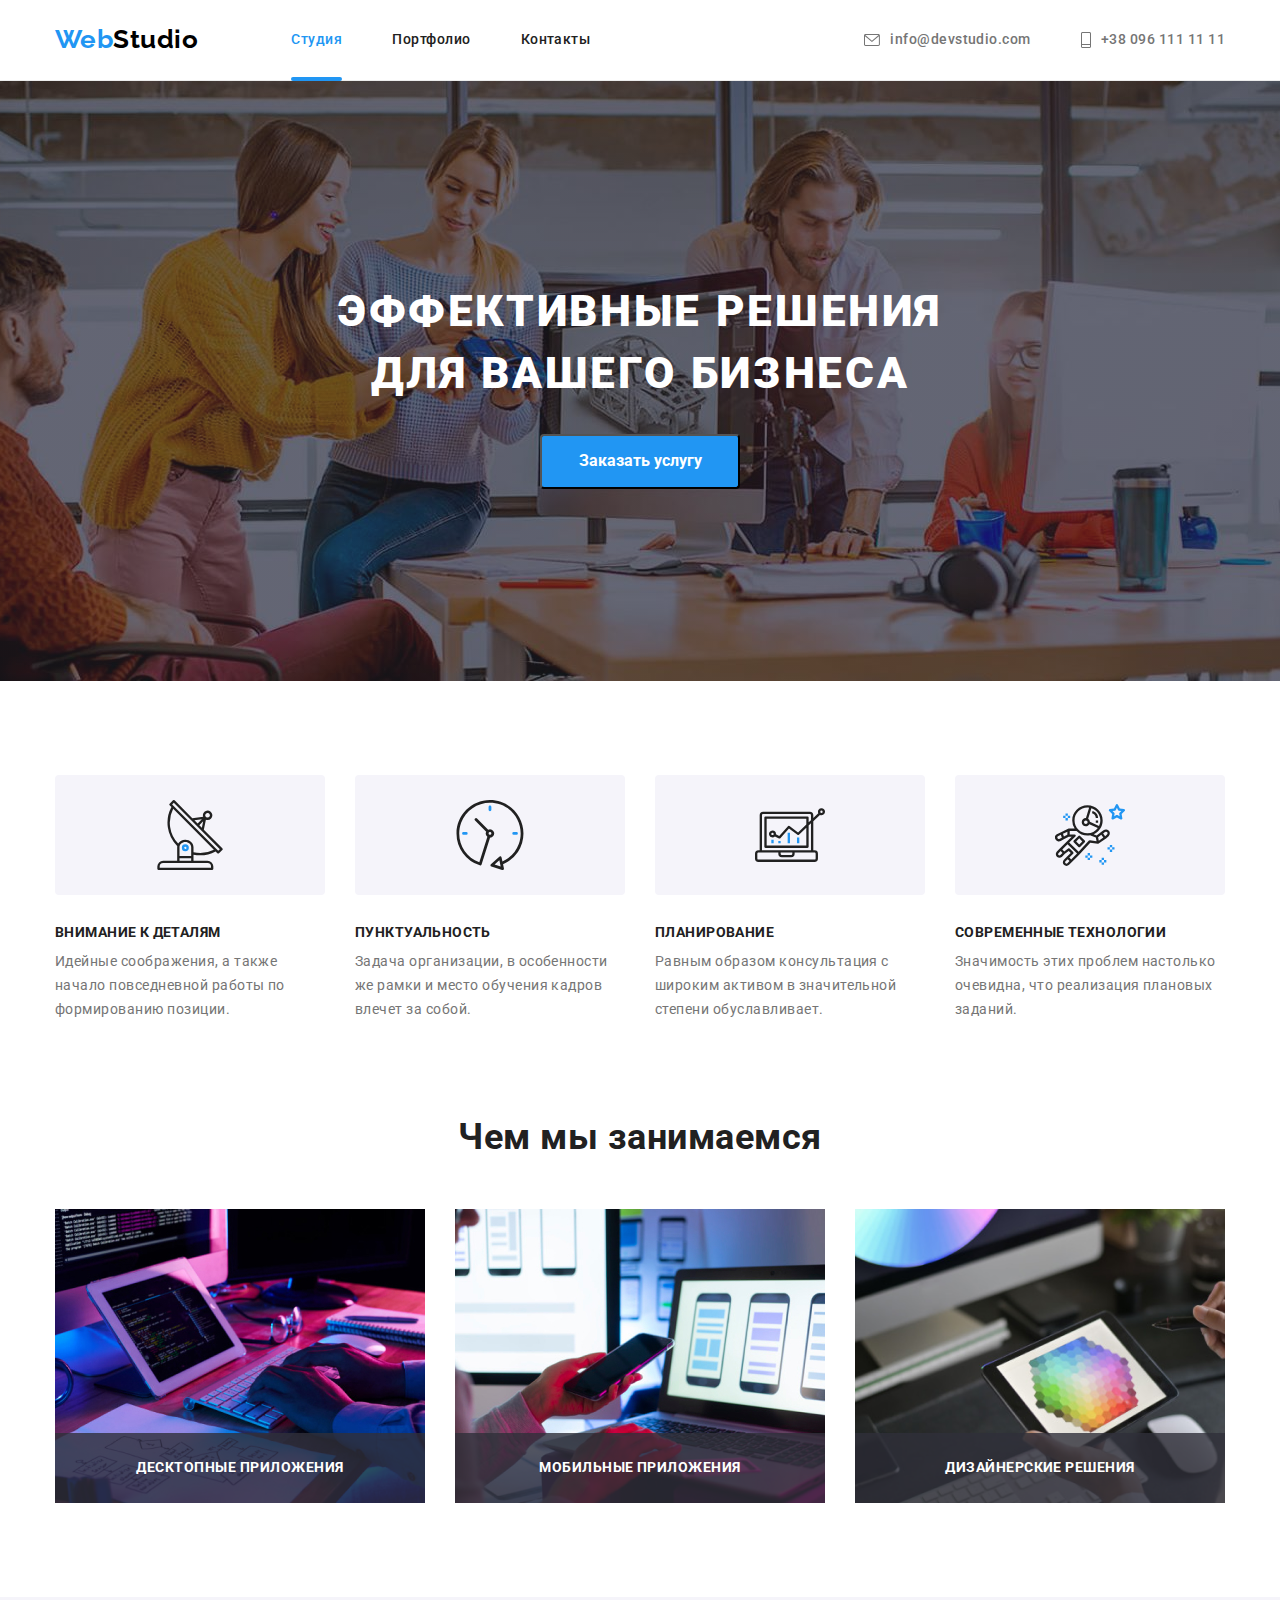
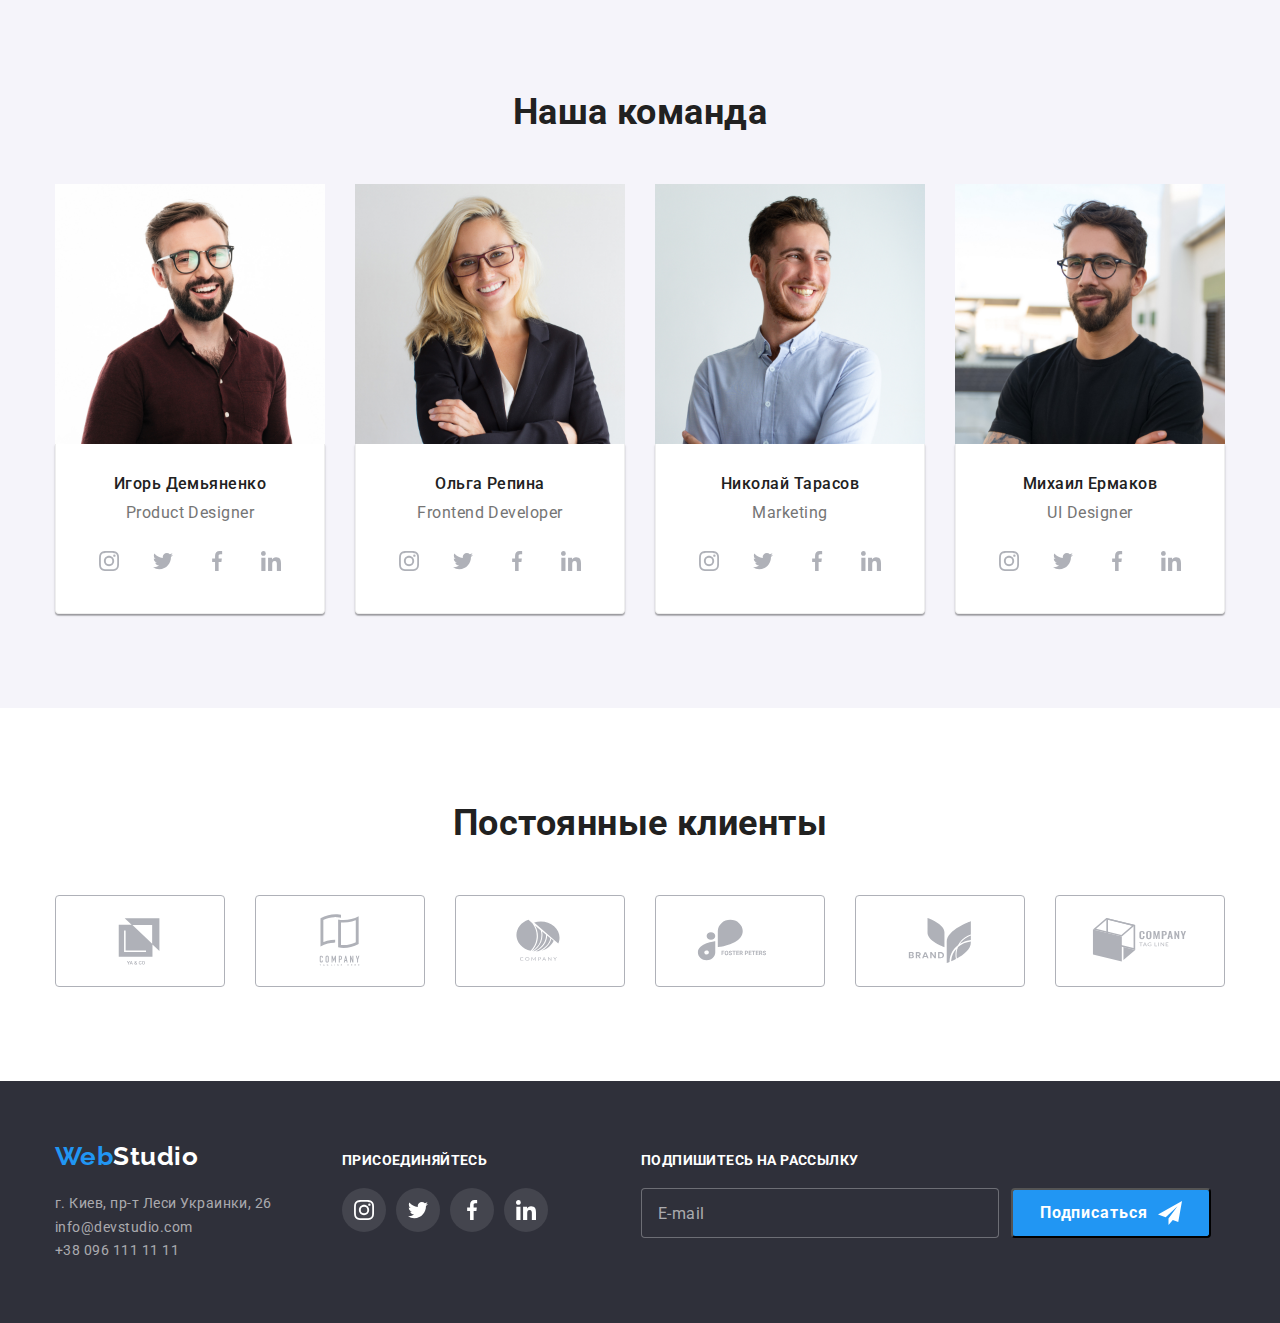
<file: index.html>
<!DOCTYPE html>
<html lang="ru">
<head>
    <meta charset="UTF-8">
    <meta http-equiv="X-UA-Compatible" content="IE=edge">
    <meta name="viewport" content="width=device-width, initial-scale=1.0">
    <title>HTML-CSS 38</title>
    <link rel="preconnect" href="https://fonts.gstatic.com">
<link href="https://fonts.googleapis.com/css2?family=Raleway:wght@700&family=Roboto:wght@400;500;700;900&display=swap" rel="stylesheet">
<link href="https://cdnjs.cloudflare.com/ajax/libs/modern-normalize/1.0.0/modern-normalize.min.css" rel="stylesheet">
<link rel="stylesheet" href="./css/styles.css"/>
<link rel="stylesheet" href="./css/modal.css"/>
</head>
<body>
    <header class="header-nav">
        <div class="container nav-adres">
        <!--навигация по сайту, контакты-->
        <nav class="main-nav">
        <a href="" class="logo">
        <span class="web">Web</span><span>Studio</span>
        </a>
            <ul class="site-nav">
                <li class="item">
                    <a href="" class="link current">Студия</a>
                </li> 
                <li class="item">
                    <a href="./portfolio.html" class="link">Портфолио</a>
                </li>
                <li class="item">
                    <a href="" class="link">Контакты</a>
                </li>
            </ul>
        </nav>
        
        <ul class="site-contact">
            <li class="item link">
                
                <a href="mailto:info@devstudio.com" class="contactlink">
                    <svg class="envelope">
                        <use href="./img/symbol-defs.svg#icon-envelope">
                        </use>
                    </svg> 
                     info@devstudio.com
                </a>
            </li>
            <li class="item link">
                
                <a href="tel:+380961111111" class="contactlink">
                    <svg class="smartphone">
                        <use href="./img/symbol-defs.svg#icon-tel">
                        </use>
                    </svg>
                    +38 096 111 11 11
                </a>
            </li>
        </ul>
    
        </div>
    </header>
    <main>
        <section class="hero overlay ">
            <div class="container">
            <!--герой-->
                <h1 class="hero-title">
                Эффективные решения<br>для вашего бизнеса
                </h1>
                     <button data-modal-open type="button" class="button-order">Заказать услугу</button>
        </div>
        </section>
        <section class="section">
            <div class="container">
            <!--описание особенностей веб-студии-->
            <h2 hidden>Особенности</h2>
            <ul class="features">
                <li class="item">
                    <div class="icon-border">
                        <svg class="icon" width="70" height="70">
                        <use href="./img/symbol-defs.svg#icon-antenna">
                        </use>
                    </svg>
                    </div>
                    <h3 class="features-title">Внимание к деталям</h3>
                    <p class="features-text">Идейные соображения, а также начало повседневной работы по формированию позиции.</p>                         
                </li>
                <li class="item">
                    <div class="icon-border">
                        <svg class="icon" width="70" height="70">
                        <use href="./img/symbol-defs.svg#icon-clock">
                        </use>
                    </svg>
                    </div>
                    <h3 class="features-title" >Пунктуальность</h3>
                    <p class="features-text">Задача организации, в особенности же рамки и место обучения кадров влечет за собой.</p>                         
                </li>
                <li class="item">
                    <div class="icon-border">
                        <svg class="icon" width="70" height="70" >
                        <use href="./img/symbol-defs.svg#icon-diagram">
                        </use>
                    </svg>
                    </div>
                    <h3 class="features-title">Планирование</h3>
                    <p class="features-text" >Равным образом консультация с широким активом в значительной степени обуславливает.</p>                         
                </li>
                <li class="item"> 
                    <div class="icon-border">
                        <svg class="icon" width="70" height="70">
                        <use href="./img/symbol-defs.svg#icon-astronaut">
                        </use>
                    </svg>
                    </div>
                    <h3 class="features-title" >Современные технологии</h3>
                    <p class="features-text">Значимость этих проблем настолько очевидна, что реализация плановых заданий.</p>                         
                </li>
            </ul>
        </div>
        </section>
        <section class="section specification">
            <div class="container">
            <!--чем занимается веб-студия-->
            <h2 class="section-title specification-title" >Чем мы занимаемся</h2>
            <ul class="specification-image">
                
                <li class="item">
                    <div class="application">
                    <img src="./img/imgv.jpg" alt="ПК, планшет,клавиатура,блокнот на столе" width="370"/>
                    <h3 class="name-application">Десктопные приложения</h3>
                </div>
                </li>
           
                <li class="item">
                    <div class="application">
                    <img src="./img/imgj.jpg" alt="Смартфон и ноутбук" width="370"/>
                    <h3 class="name-application">Мобильные приложения</h3>
                </div>
                </li>
                <li class="item">
                    <div class="application">
                    <img src="./img/imgd.png" alt="Ноутбук, мышь, планшет" width="370"/>
                    <h3 class="name-application">Дизайнерские решения</h3>
                </div>
                </li>
            </ul>
        </div>
        </section>
        <section class="section team">
            <div class="container">
            <!--сотрудники веб-студии--> 
            <h2 class="section-title team-title">Наша команда</h2>
            <ul class="team-image">
                <li class="item">
                    <img src="./img/igor.jpg" alt="Игорь Демьяненко" width="270"/>
                    <div class="team-border">
                    <h3 class="team-name">Игорь Демьяненко</h3>
                    <p lang="en" class="team-profession">Product Designer</p>
                    <ul class="socialnet">
                        <li class="item link"> 
                            <a href="#" class="focusnet">
                            <svg  class="linknet" width="20" height="20">
                                <use href="./img/symbol-defs.svg#icon-insta">
                                </use>
                            </svg>
                        </a>
                        </li>
                        <li class="item link">
                            <a href="#" class="focusnet">
                            <svg class="linknet" width="20" height="20">
                                <use href="./img/symbol-defs.svg#icon-twit">
                                </use>
                            </svg>
                        </a>
                        </li>
                        <li class="item link">
                            <a href="#" class="focusnet">
                            <svg class="linknet" width="20" height="20">
                                <use href="./img/symbol-defs.svg#icon-fb">
                                </use>
                            </svg>
                        </a>
                        </li>
                        <li class="item link">
                            <a href="#" class="focusnet">
                            <svg class="linknet" width="20" height="20">
                                <use href="./img/symbol-defs.svg#icon-in">
                                </use>
                            </svg>
                        </a>
                        </li>
                    </ul>
                </div>
                </li>
                <li class="item">
                    <img src="./img/olga.jpg" alt="Ольга Репина" width="270"/>
                    <div class="team-border">
                    <h3 class="team-name">Ольга Репина</h3>
                    <p lang="en" class="team-profession">Frontend Developer</p>
                    <ul class="socialnet">
                        <li class="item link"> 
                            <a href="#" class="focusnet">
                            <svg  class="linknet" width="20" height="20">
                                <use href="./img/symbol-defs.svg#icon-insta">
                                </use>
                            </svg>
                        </a>
                        </li>
                        <li class="item link">
                            <a href="#" class="focusnet">
                            <svg class="linknet" width="20" height="20">
                                <use href="./img/symbol-defs.svg#icon-twit">
                                </use>
                            </svg>
                        </a>
                        </li>
                        <li class="item link">
                            <a href="#" class="focusnet">
                            <svg class="linknet" width="20" height="20">
                                <use href="./img/symbol-defs.svg#icon-fb">
                                </use>
                            </svg>
                        </a>
                        </li>
                        <li class="item link">
                            <a href="#" class="focusnet">
                            <svg class="linknet" width="20" height="20">
                                <use href="./img/symbol-defs.svg#icon-in">
                                </use>
                            </svg>
                        </a>
                        </li>
                    </ul>

                </div>
                </li>
                <li class="item">
                    <img src="./img/nik.jpg" alt="Николай Тарасов" width="270"/>
                    <div class="team-border">
                    <h3 class="team-name">Николай Тарасов</h3>
                    <p lang="en" class="team-profession">Marketing</p>
                    <ul class="socialnet">
                        <li class="item link"> 
                            <a href="#" class="focusnet">
                            <svg  class="linknet" width="20" height="20">
                                <use href="./img/symbol-defs.svg#icon-insta">
                                </use>
                            </svg>
                        </a>
                        </li>
                        <li class="item link">
                            <a href="#" class="focusnet">
                            <svg class="linknet" width="20" height="20">
                                <use href="./img/symbol-defs.svg#icon-twit">
                                </use>
                            </svg>
                        </a>
                        </li>
                        <li class="item link">
                            <a href="#" class="focusnet">
                            <svg class="linknet" width="20" height="20">
                                <use href="./img/symbol-defs.svg#icon-fb">
                                </use>
                            </svg>
                        </a>
                        </li>
                        <li class="item link">
                            <a href="#" class="focusnet">
                            <svg class="linknet" width="20" height="20">
                                <use href="./img/symbol-defs.svg#icon-in">
                                </use>
                            </svg>
                        </a>
                        </li>
                    </ul>  
                </div>   
                </li>
                <li  class="item">
                    <img src="./img/maikl.jpg" alt="Михаил Ермаков" width="270"/>
                    <div class="team-border">
                    <h3 class="team-name">Михаил Ермаков</h3>
                    <p lang="en" class="team-profession">UI Designer</p>
                    <ul class="socialnet">
                        <li class="item link"> 
                            <a href="#" class="focusnet">
                            <svg  class="linknet" width="20" height="20">
                                <use href="./img/symbol-defs.svg#icon-insta">
                                </use>
                            </svg>
                        </a>
                        </li>
                        <li class="item link">
                            <a href="#" class="focusnet">
                            <svg class="linknet" width="20" height="20">
                                <use href="./img/symbol-defs.svg#icon-twit">
                                </use>
                            </svg>
                        </a>
                        </li>
                        <li class="item link">
                            <a href="#" class="focusnet">
                            <svg class="linknet" width="20" height="20">
                                <use href="./img/symbol-defs.svg#icon-fb">
                                </use>
                            </svg>
                        </a>
                        </li>
                        <li class="item link">
                            <a href="#" class="focusnet">
                            <svg class="linknet" width="20" height="20">
                                <use href="./img/symbol-defs.svg#icon-in">
                                </use>
                            </svg>
                        </a>
                        </li>
                    </ul>

                </div>
                </li>
            </ul>
        </div>
        </section>
        <section class="section">
            <div class="container">
            <!--постоянные клиенты-->
            <h2 class="section-title specification-title" >Постоянные клиенты</h2>
            <ul class="klient">
                <li class="item link">
                    <a href="" class="klientlink">
                    <svg class="klient-logo" width="106" height="60">
                        <use href="./img/symbol-defs.svg#icon-logoyaco"></use>
                    </svg> 
                </a>           
                  </li>
                  <li class="item link">
                      <a href="" class="klientlink">
                    <svg class="klient-logo" width="106" height="60">
                        <use href="./img/symbol-defs.svg#icon-logotagline"></use>
                    </svg>   
                </a>            
                  </li>
                  <li class="item link">
                      <a href="" class="klientlink">
                    <svg class="klient-logo" width="106" height="60">
                        <use href="./img/symbol-defs.svg#icon-logocomp"></use>
                    </svg> 
                    </a>               
                  </li>
                  <li class="item link">
                      <a href="" class="klientlink">
                    <svg class="klient-logo" width="106" height="60">
                        <use href="./img/symbol-defs.svg#icon-logofoster"></use>
                    </svg> 
                </a>              
                  </li>
                  <li class="item link">
                      <a href="" class="klientlink">
                    <svg class="klient-logo" width="106" height="60">
                        <use href="./img/symbol-defs.svg#icon-logobrand"></use>
                    </svg> 
                </a>               
                  </li>
                  <li class="item link">
                      <a href="" class="klientlink">
                    <svg class="klient-logo" width="106" height="60">
                        <use href="./img/symbol-defs.svg#icon-logocomptagline"></use>
                    </svg>  
                </a>             
                  </li>
            </ul>
        </div>
        </section>
    </main>
    <footer class="footer">
        <div class="container footer-container">
        <div class="itemadres footer-adres">
        <div class="logotip">
        <a href="" class="logo-footer">
            <span class="web">Web</span><span>Studio</span>
            </a>
        </div>
        <div class="logoadres">
            <address class="adres">
                <ul>
                    <li>
                        <a href="" class="adres-link">г. Киев, пр-т Леси Украинки, 26</a>
                    </li>
                    <li>
                        <a href="mailto:info@devstudio.com" class="adres-link">info@devstudio.com</a>
                    </li>
                    <li>
                        <a href="tel:+380961111111" class="adres-link">+38 096 111 11 11</a>
                    </li>
                    </ul>
                </address>
        </div>
        </div>
            <div class="itemadres socialnetadres">
            <!--Присоединяйтесь в социальных сетях-->
            <h3 class="join-title">ПРИСОЕДИНЯЙТЕСЬ</h3>
            <ul class="socialnet-footer">
                <li class="item link"> 
                    <a href="#" class="focusfooter">
                    <svg class="linknet-footer" width="20" height="20">
                        <use href="./img/symbol-defs.svg#icon-insta">
                        </use>
                    </svg>
                </a>
                </li>
                <li class="item link">
                    <a href="#" class="focusfooter">
                    <svg class="linknet-footer" width="20" height="20">
                        <use href="./img/symbol-defs.svg#icon-twit">
                        </use>
                    </svg>
                </a>
                </li>
                <li class="item link">
                    <a href="#" class="focusfooter">
                    <svg class="linknet-footer" width="20" height="20">
                        <use href="./img/symbol-defs.svg#icon-fb">
                        </use>
                    </svg>
                </a>
                </li>
                <li class="item link">
                    <a href="#" class="focusfooter">
                    <svg class="linknet-footer" width="20" height="20">
                        <use href="./img/symbol-defs.svg#icon-in">
                        </use>
                    </svg>
                </a>
                </li>
            </ul>
            </div>
            <div class="subscribe">
                <!--Подпишитесь на рассылку-->
                <p class="subscribe-title">Подпишитесь на рассылку</p>
                <form class="js-speaker-form block-form">
                    
                    <input type="email" name="email" id="email" class="mail-form" placeholder="E-mail"/>
                    <label for="email" class="mail-label"></label>
                    <button type="submit" class="sign-btn"> Подписаться<svg class="send" width="24" height="24">
                        <use href="./img/send-defs.svg#icon-icon-send"></use>
                    </svg> </button>
                    
                </form>
            </div>
        </div>   
    </footer>    
    <div class="modal is-hidden" data-modal>
        <div class="modal-content">
                  <button class="close-button" data-modal-close>
                      <svg class="icon-close" width="18" height="18">
                          <use href="./img/close-defs.svg#icon-icon-close">
                          </use>
                      </svg>
                  </button>
                <!--Форма отправки данных в модальном окне-->
                  
                  <form class="modal-form">
                      <p class="title-send">Оставьте свои данные, мы вам перезвоним</p>
                      <div class="field-form">
                          <label for="name">Имя</label>
                        <div class="form-input"> 
                          <input type="text" name="user-name" id="name" required=""/>
                              <svg class="icon-modal" width="18" height="18"> 
                                 <use href="./img/modal-defs.svg#icon-person"></use>
                              </svg>
                        </div>
                      </div>
                          
                      <div class="field-form">
                        <label for="phone">Телефон</label>
                      <div class="form-input"> 
                        <input type="tel" name="phone" id="phone" required=""/>
                            <svg class="icon-modal" width="18" height="18"> 
                               <use href="./img/modal-defs.svg#icon-phone"></use>
                            </svg>
                      </div>
                    </div>
                    <div class="field-form">
                        <label for="mail">Почта</label>
                      <div class="form-input"> 
                        <input type="email" name="email" id="mail" required=""/>
                            <svg class="icon-modal" width="18" height="18"> 
                               <use href="./img/modal-defs.svg#icon-email"></use>
                            </svg>
                      </div>
                    </div>
                    <div class="field-form">
                          <label for="comment">Комментарий</label>
                          <textarea name="comment" id="comment" placeholder="Введите текст"></textarea>
                    </div>    
                    <div class="field-form">
                      <label for="policy" class="policy">
                        <input type="checkbox" name="policy" id="policy" class="checkbox" required=""/>
                           <span class="checkbox-icon"></span>Соглашаюсь с рассылкой и принимаю 
                           <a href="#" class="policy-link">Условия договора</a>
                     </label>
                    </div>    
                    <div class="field-form">
               
                          <button type="submit" class="modal-submit-button button">Отправить</button>
                    </div>     
                  </form>
 
        </div>
    </div>
    <script src="./js/modal.js"></script>
    <script>
        (() => {
            document
            .querySelector('.js-speaker-form')
            ,addEventListener('submit', e => { e.preventDefault();

            new FormData(e.currentTarget).forEach((value, name) => console.log ('${name}: ${value}'),
            );
            });
        })();
    </script>
</body>
</html>
</file>
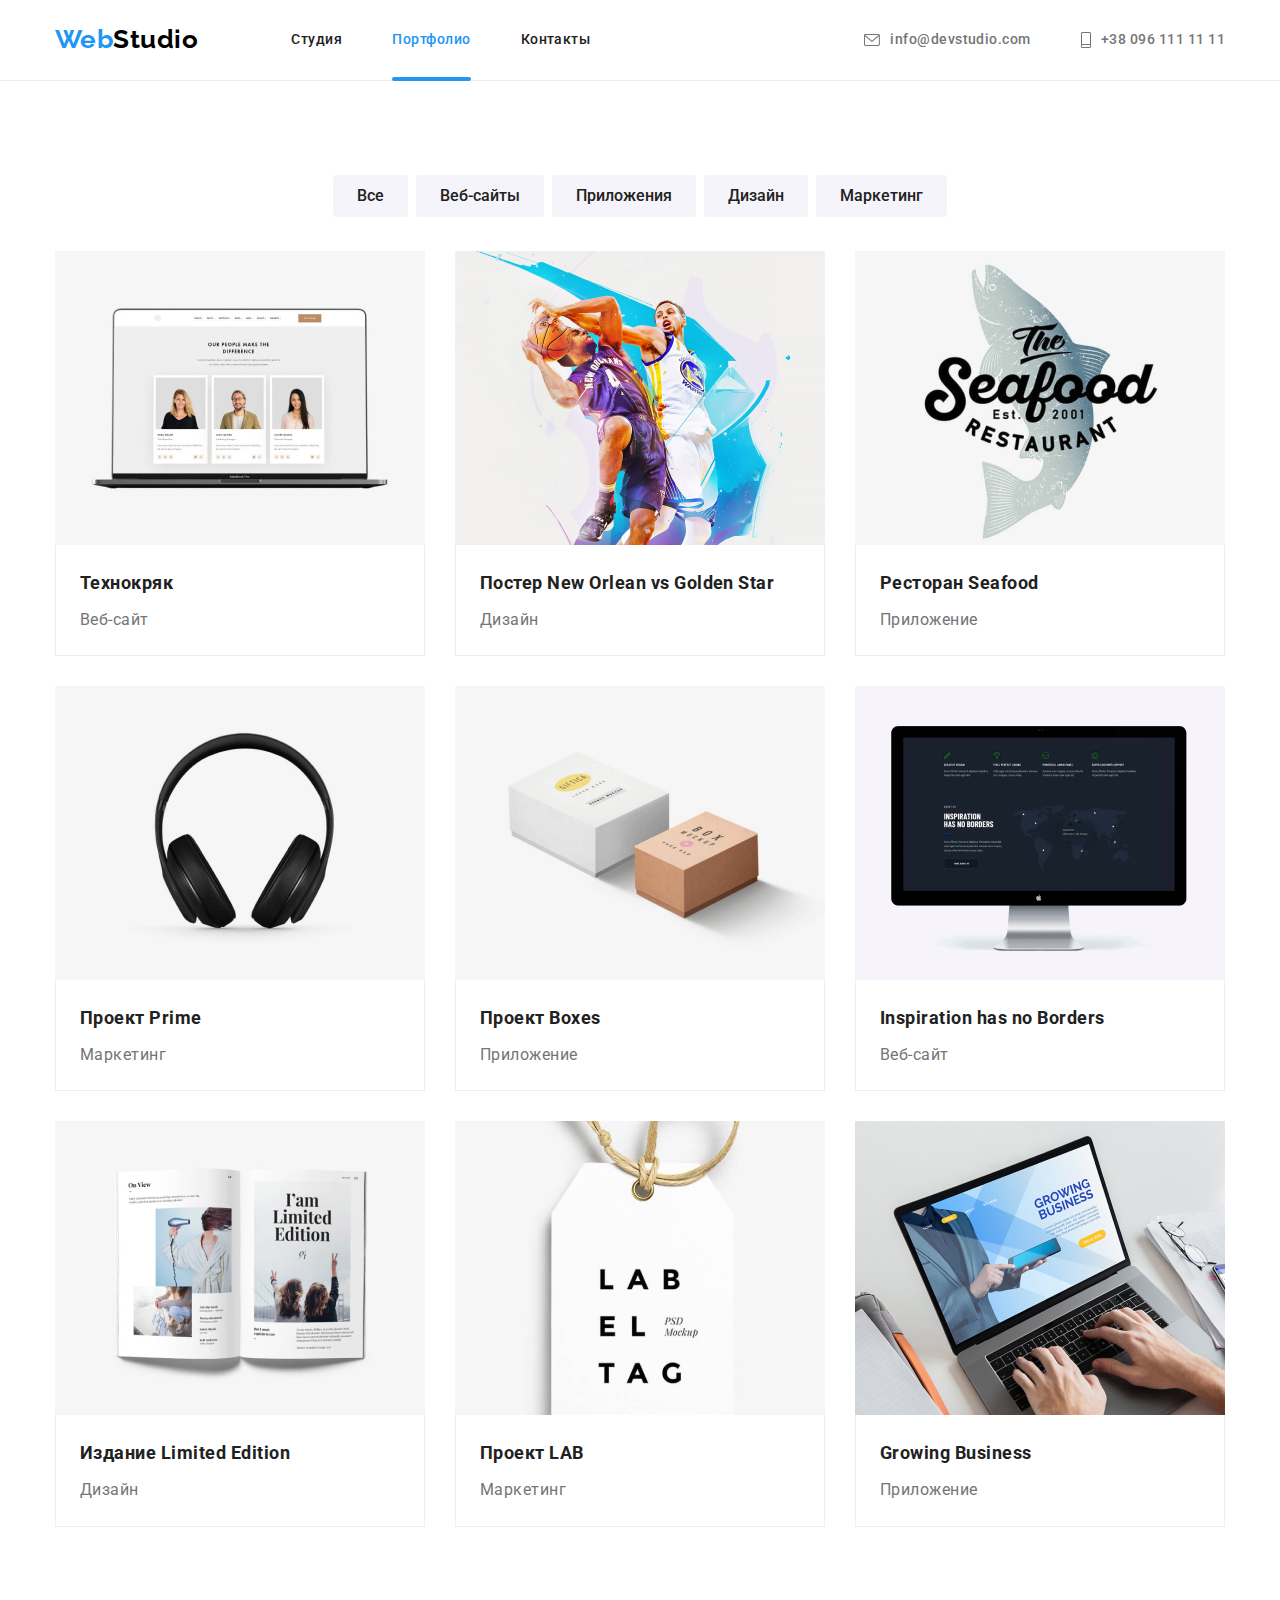
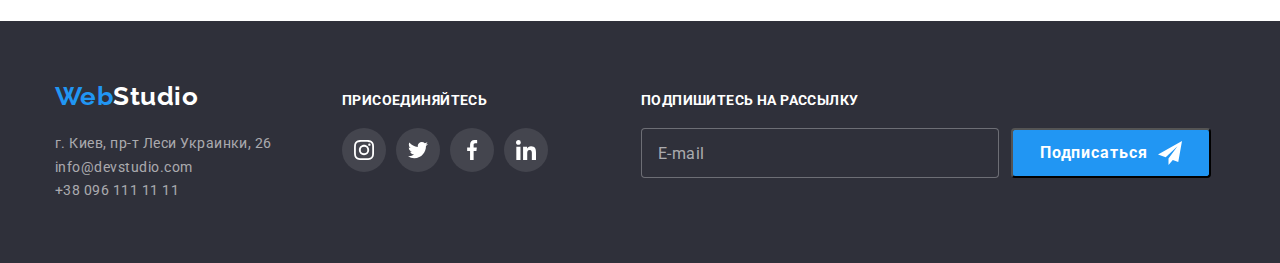
<file: portfolio.html>
<!DOCTYPE html>
<html lang="ru">
<head>
    <meta charset="UTF-8">
    <meta http-equiv="X-UA-Compatible" content="IE=edge">
    <meta name="viewport" content="width=device-width, initial-scale=1.0">
    <title>PORTFOLIO 38</title>
    <link rel="preconnect" href="https://fonts.gstatic.com">
<link href="https://fonts.googleapis.com/css2?family=Raleway:wght@700&family=Roboto:wght@400;500;700;900&display=swap" rel="stylesheet">
<link href="https://cdnjs.cloudflare.com/ajax/libs/modern-normalize/1.0.0/modern-normalize.min.css" rel="stylesheet">
<link rel="stylesheet" href="./css/styles.css"/>
</head>
<body>
    <header class="header-nav">
        <div class="container nav-adres">
        <!--навигация по сайту, контакты-->
        <nav class="main-nav">
            <a href="" class="logo">
            <span class="web">Web</span><span>Studio</span>
            </a>
                <ul class="site-nav">
                    <li class="item">
                        <a href="./index.html" class="link">Студия</a>
                    </li>
                    <li class="item">
                        <a href="" class="link current">Портфолио</a>
                    </li>
                    <li class="item">
                        <a href="" class="link">Контакты</a>
                    </li>
                </ul>
            
        </nav>
        <ul class="site-contact">
            <li class="item link">
                
                <a href="mailto:info@devstudio.com" class="contactlink">
                    <svg class="envelope">
                        <use href="./img/symbol-defs.svg#icon-envelope">
                        </use>
                    </svg>
                    info@devstudio.com
                </a>
            </li>
            <li class="item link">
                
                <a href="tel:+380961111111" class="contactlink">
                    <svg class="smartphone">
                        <use href="./img/symbol-defs.svg#icon-tel">
                        </use>
                    </svg>
                    +38 096 111 11 11
                </a>
            </li>
        </ul>
    </div>
    </header>
    <main>
        <section class="section">
            <div class="container">
            <ul class="filter">
                <li class="item">
                    <button type="button" class="button-filter">Все</button>
                </li>
                <li class="item"> 
                    <button type="button" class="button-filter">Веб-сайты</button>
                </li>
                <li class="item" >
                    <button type="button" class="button-filter">Приложения</button>
                </li> 
                <li class="item" >
                   <button type="button" class="button-filter">Дизайн</button>
                </li>
                <li class="item" >
                    <button type="button" class="button-filter">Маркетинг</button>
                </li>
            </ul>
                <ul class="project"> 
                    <li class="card">
                        <a class="project-example" href="">
                          <div class="card-project">
                        <img src="./img/project/tecnokryak.jpg" alt="фотографии сотрудников" width="370">
                        <p class="text-project">Технокряк это современная площадка распространения коронавируса.
                             Компании используют эту платформу для цифрового шпионажа 
                             и атак на защищённые сервера конкурентов.</p>
                             </div>
                        <div class="project-border">
                        <h3 class="project-title">Технокряк</h3>
                        <p class="project-filter">Веб-сайт</p>
                        </div>
                    </a>
                    </li> 
                    <li class="card">
                        <a class="project-example" href="">
                        <div class="card-project">
                        <img src="./img/project/poster.jpg" alt="два баскетболиста и мяч" width="370">
                        <p class="text-project">Технокряк это современная площадка распространения коронавируса.
                            Компании используют эту платформу для цифрового шпионажа 
                            и атак на защищённые сервера конкурентов.</p>
                           </div>
                        <div class="project-border">
                        <h3 class="project-title">Постер New Orlean vs Golden Star</h3>
                        <p class="project-filter">Дизайн</p>
                     </div>
                        </a>
                    </li> 
                    <li class="card">
                        <a class="project-example" href="">
                        <div class="card-project">
                        <img src="./img/project/seafood.png" alt="рыба" width="370">
                        <p class="text-project">Технокряк это современная площадка распространения коронавируса.
                            Компании используют эту платформу для цифрового шпионажа 
                            и атак на защищённые сервера конкурентов.</p>
                           </div>
                        <div class="project-border">
                        <h3 class="project-title">Ресторан Seafood</h3>
                        <p class="project-filter">Приложение</p>
                    </div>
                     </a>
                    </li> 
                    <li class="card">
                    <a class="project-example" href="">
                        <div class="card-project">
                        <img src="./img/project/prime.jpg" alt="наушники" width="370">
                        <p class="text-project">Технокряк это современная площадка распространения коронавируса.
                            Компании используют эту платформу для цифрового шпионажа 
                            и атак на защищённые сервера конкурентов.</p>
                           </div>
                        <div class="project-border">
                        <h3 class="project-title">Проект Prime</h3>
                        <p class="project-filter">Маркетинг</p>
                    </div> 
                     </a>
                    </li> 
                    <li class="card">
                <a class="project-example" href="">
                        <div class="card-project">
                        <img src="./img/project/boxes.jpg" alt="две коробки" width="370">
                        <p class="text-project">Технокряк это современная площадка распространения коронавируса.
                            Компании используют эту платформу для цифрового шпионажа 
                            и атак на защищённые сервера конкурентов.</p>
                           </div>
                        <div class="project-border">
                        <h3 class="project-title">Проект Boxes</h3>
                        <p class="project-filter">Приложение</p>
                    </div>
                  </a>
                    </li> 
                    <li class="card">
                        <a class="project-example" href="">
                        <div class="card-project">
                        <img src="./img/project/inspiration.jpg" alt="экран компьютера" width="370">
                        <p class="text-project">Технокряк это современная площадка распространения коронавируса.
                            Компании используют эту платформу для цифрового шпионажа 
                            и атак на защищённые сервера конкурентов.</p>
                           </div> 
                        <div class="project-border">
                        <h3 class="project-title">Inspiration has no Borders</h3>
                        <p class="project-filter">Веб-сайт</p>
                    </div>
                     </a>
                    </li> 
                    <li class="card">
                        <a class="project-example" href="">
                        <div class="card-project">
                        <img src="./img/project/edition.jpg" alt="книга" width="370">
                        <p class="text-project">Технокряк это современная площадка распространения коронавируса.
                            Компании используют эту платформу для цифрового шпионажа 
                            и атак на защищённые сервера конкурентов.</p>
                           </div> 
                        <div class="project-border">
                        <h3 class="project-title">Издание Limited Edition</h3>
                        <p class="project-filter">Дизайн</p>
                    </div>
                   </a>
                    </li> 
                    <li class="card">
                        <a class="project-example" href="">
                        <div class="card-project">  
                      <img src="./img/project/lab.jpg" alt="этикетка" width="370">
                      <p class="text-project">Технокряк это современная площадка распространения коронавируса.
                        Компании используют эту платформу для цифрового шпионажа 
                        и атак на защищённые сервера конкурентов.</p>
                    </div>
                        <div class="project-border">
                        <h3 class="project-title">Проект LAB</h3>
                        <p class="project-filter">Маркетинг</p>
                    </div>  
                   </a>
                    </li>
                    <li class="card">
                        <a class="project-example" href=""> 
                        <div class="card-project">
                        <img src="./img/project/business.jpg" alt="ноутбук" width="370">
                        <p class="text-project">Технокряк это современная площадка распространения коронавируса.
                            Компании используют эту платформу для цифрового шпионажа 
                            и атак на защищённые сервера конкурентов.</p>
                           </div> 
                        <div class="project-border">
                        <h3 class="project-title">Growing Business</h3>
                        <p class="project-filter">Приложение</p>
                    </div>
                   </a>
                    </li>
                </ul>
            </div>
        </section>
    </main>
    <footer class="footer">
        <div class="container footer-container">
        <div class="itemadres footer-adres">
        <div class="logotip">
        <a href="" class="logo-footer">
            <span class="web">Web</span><span>Studio</span>
            </a>
        </div>
        <div class="logoadres">
            <address class="adres">
                <ul>
                    <li>
                        <a href="" class="adres-link">г. Киев, пр-т Леси Украинки, 26</a>
                    </li>
                    <li>
                        <a href="mailto:info@devstudio.com" class="adres-link">info@devstudio.com</a>
                    </li>
                    <li>
                        <a href="tel:+380961111111" class="adres-link">+38 096 111 11 11</a>
                    </li>
                    </ul>
                </address>
        </div>
        </div>
            <div class="itemadres socialnetadres">
            <!--Присоединяйтесь в социальных сетях-->
            <h3 class="join-title">ПРИСОЕДИНЯЙТЕСЬ</h3>
            <ul class="socialnet-footer">
                <li class="item link"> 
                    <a href="#" class="focusfooter">
                    <svg class="linknet-footer" width="20" height="20">
                        <use href="./img/symbol-defs.svg#icon-insta">
                        </use>
                    </svg>
                </a>
                </li>
                <li class="item link">
                    <a href="#" class="focusfooter">
                    <svg class="linknet-footer" width="20" height="20">
                        <use href="./img/symbol-defs.svg#icon-twit">
                        </use>
                    </svg>
                </a>
                </li>
                <li class="item link">
                    <a href="#" class="focusfooter">
                    <svg class="linknet-footer" width="20" height="20">
                        <use href="./img/symbol-defs.svg#icon-fb">
                        </use>
                    </svg>
                </a>
                </li>
                <li class="item link">
                    <a href="#" class="focusfooter">
                    <svg class="linknet-footer" width="20" height="20">
                        <use href="./img/symbol-defs.svg#icon-in">
                        </use>
                    </svg>
                </a>
                </li>
            </ul>
            </div>
            <div class="subscribe">
                <!--Подпишитесь на рассылку-->
                <p class="subscribe-title">Подпишитесь на рассылку</p>
                <form class="js-speaker-form block-form">
                    
                    <input type="email" name="email" id="email" class="mail-form" placeholder="E-mail"/>
                    <label for="email" class="mail-label"></label>
                    <button type="submit" class="sign-btn"> Подписаться<svg class="send" width="24" height="24">
                        <use href="./img/send-defs.svg#icon-icon-send"></use>
                    </svg> </button>
                    
                </form>
            </div>
        </div>   
    </footer>    
</body>
</html>
</file>
<file: css/styles.css>
*,
*::before,
*::after {
    box-sizing: border-box;
}
/*часто используемые цвета*/
:root {
    --main-text-color: #757575;
    --title-text-color:  #212121;
    --accent-color: #2196F3;
    --main-bg-color: #FFFFFF;
    
}
/* основной шрифт, цвет фона и основной цвет текста*/ 
body {
    max-width: 1600px;
    margin: 0 auto;
    background-color: var(--main-bg-color);
    color: var(--main-text-color);
    font-family: Roboto, sans-serif;
    letter-spacing: 0.03em;
}
/* убираем точки у списка*/
ul {
    padding: 0;
    margin: 0;
    list-style: none;
}
/* устанавливаем размеры контейнера*/
.container {
    margin-left: auto;
    margin-right: auto;
    width: 1200px;
    padding-left: 15px;
    padding-right: 15px;
}
.section {
    padding-top: 94px;
    padding-bottom: 94px;
}
/*убираем у ссылок подчеркивание*/
a {
    text-decoration: none;
}
/*обязательно задаем*/
img {
    display: block;
    width: 100%;
    height: auto;

}
h1, h2, h3, h4, h5, h6 {
    margin: 0;
    padding: 0;
}
p {
    margin: 0;
    padding: 0;
}
/* нижняя рамка блока навигации*/
.header-nav {
    border-bottom: 1px solid #ECECEC;
}
/* распологаем меню навигации по гризонтали*/
.main-nav {
    display: flex;
    align-items: center;
    
}
.nav-adres {
    display: flex;
    align-items: center;
}
/* шрифт,цвет логотипа */
.web {
    color: var(--accent-color);
    font-family: Raleway;
    font-size: 26px;
    font-weight: 700;
    line-height: 1.2;
}
.logo {
    color: #000000;
    font-family: Raleway;
    font-size: 26px;
    font-weight: 700;
    line-height: 1.2;
}
/* шрифт,цвет, расположение ссылок в меню навигации */

.site-nav {
    display: flex;
    margin-left: 93px;
   
}
.site-nav .item + .item {
    margin-left: 50px;
}
.site-nav .link {
    display: block;
    padding-top: 32px;
    padding-bottom: 32px;

    color: var(--title-text-color);
    font-size: 14px;
    font-weight: 500;
    line-height: 1.1;

    transition: color 250ms cubic-bezier(0.4, 0, 0.2, 1);
}
.site-nav .link:hover,
.site-nav .link:focus {
    color: var(--accent-color);
}
.site-nav .link.current{
    color: var(--accent-color);
}
.site-nav .item {
    position: relative;
}
.site-nav .link.current::after{
    display: flex;
    content: "";
    position: absolute;
    width: 100%;
    bottom: -1px;
    border-bottom: 4px solid var(--accent-color);
    border-radius: 2px;
}
.site-contact {
    display: flex;
    margin-left: auto;
    align-items: center ;
}
.site-contact .item + .item {
    margin-left: 50px ;
}
.contactlink {
    display: flex;
    justify-content: center;
    align-items: center;
    padding-top: 32px;
    padding-bottom: 32px;
    color: var(--main-text-color);
    font-size: 14px;
    font-weight: 500;
    line-height: 1.1;
    transition: color 250ms cubic-bezier(0.4, 0, 0.2, 1); 
}
.site-contact .contactlink:hover,
.site-contact .contactlink:focus {
    color: var(--accent-color);
}
.envelope {
    margin-right: 10px;
    width: 16px;
    height: 12px;
    fill: currentColor;
}
.smartphone {
    margin-right: 10px;
    width: 10px;
    height: 16px;
    fill: currentColor;
}

/*Градиент*/
.overlay {
    max-width: 1600px;
    height: 600px;
    margin-left: auto;
    margin-right: auto;
    background-image: linear-gradient(
       to right, 
       rgba(47, 48, 58, 0.4), 
       rgba(47, 48, 58, 0.4)), 
       url(../img/heroimage.jpg);
    background-repeat: no-repeat;
    background-position: center;
    background-size: cover;
}
.hero {
    padding: 200px 0;
    max-width: 1600px;
    text-align: center;
    background-color: #C4C4C4;
}

/* шрифт,цвет фона и заголовка героя, размеры*/
.hero-title {
    margin-top: 0;
    margin-bottom: 30px;
    min-width: 696px;

    color: var(--main-bg-color);
    font-size: 44px;
    font-weight: 900;
    line-height: 1.4;
    letter-spacing: 0.06em;
    text-transform: uppercase;
}
/* кнопка заказать услугу*/
.button-order {
    display: inline-block;
    border-radius: 4px;
    padding: 10px 32px;
    min-width: 200px;
    border: 1 px solid transparent;

    color: var(--main-bg-color);
    background-color: var(--accent-color);
    font-size: 16px;
    font-weight: 700;
    line-height: 1.9;
    cursor: pointer;
    /*transition-property: background-color;
    transition-duration: 250ms;
    transition-timing-function: linear;
    transition-delay: 250ms;*/
    transition: background-color 250ms cubic-bezier(0.4, 0, 0.2, 1);
}
.button-order:hover,
.button-order:focus {
    background-color: #188CE8;
    
}

/* цвет заголовков в секциях*/

.section-title {
    margin-top: 0;
    margin-bottom: 50px;

    color: var(--title-text-color);
    font-size: 36px;
    font-weight: 700;
    line-height: 1.2;
}
/* расположение, шрифт в секции особенности*/
.footer-container {
    display: flex;
}
.features {
    display: flex;
}
.features .item {
    width: 270px;
    
}
.features .item + .item {
    margin-left: 30px;
}
.features .item::before {
    display: flex;
    
}
.icon-border {
    display: flex;
    width: 270px;
    height: 120px;
    justify-content: center;
    align-items: center;
    margin-bottom: 30px;
    border-radius: 4px;
    background-color: #F5F4FA
}

.features-title {
    padding-bottom: 0;
    color: var(--title-text-color);
    font-size: 14px;
    font-weight: 700;
    line-height: 1.1;
    letter-spacing: 0.03em;
    text-transform: uppercase;
}

.features-text {
    margin-top: 0;
    margin-bottom: 0;
    margin-top: 10px;
    font-size: 14px;
    font-weight: 400;
    line-height: 1.7;
}
/* расположение секции чем занимаемся*/
.specification {
    padding-top: 0;
}
.specification-title {
    text-align: center;
}
.specification-image {
    
    display: flex;
}
.specification .item + .item{
    margin-left: 30px; 
}
.application {
    position: relative;
    display: flex;
    justify-content: center;
    align-items: flex-end;
}
.application::before {
    display: inline-block;
    position: absolute;
    content: "";
    width: 370px;
    height: 70px;
    background: rgba(47, 48, 58, 0.8);
    
}
.name-application {
    position: absolute;
    bottom: 27px;
    color: var(--main-bg-color);
    font-size: 14px;
    font-weight: 700;
    line-height: 1.2;
    text-transform: uppercase;
    
    
}
/* расположение карточек,шрифт в секции наша команда*/
.team {
background: #F5F4FA;
}
.team-title {
    text-align: center;
}
.team-image {
    display: flex;
}
.team-image .item + .item{
   margin-left: 30px; 
}

.team-name {
    color: var(--title-text-color);
    font-size: 16px;
    font-weight: 500;
    line-height: 1.2;
}
.team-profession {
    margin-top: 10px;
    margin-bottom: 0;
    font-size: 16px;
    font-weight: 400;
    line-height: 1.2;
}
.socialnet {
    display: flex;
    justify-content: center;
    margin-top: 16px;
}
.socialnet .item + .item {
    margin-left: 10px;
}
.focusnet{
    display: flex;
    justify-content: center;
    align-items: center;
    width: 44px;
    height: 44px;
    border-radius: 50%;
    background-color: var(--main-bg-color);
    transition: background-color 250ms cubic-bezier(0.4, 0, 0.2, 1), fill 250ms cubic-bezier(0.4, 0, 0.2, 1);
}
.focusnet:hover,
.focusnet:focus {
    background-color: var(--accent-color);

}
.linknet {
    background-position: center;
    fill:#AFB1B8;
    
}
.focusnet:hover .linknet,
.focusnet:focus .linknet  {
    fill: var(--main-bg-color);
}

.team-border {
    padding-top: 30px;
    padding-bottom: 30px;
    text-align: center;
    background: #FFFFFF;
    box-shadow: 0px 1px 3px rgba(0, 0, 0, 0.12), 0px 1px 1px rgba(0, 0, 0, 0.14), 0px 2px 1px rgba(0, 0, 0, 0.2);
    border-radius: 0px 0px 4px 4px;
    border-right: 1px solid #EEEEEE; 
    border-bottom: 1px solid #EEEEEE;
    border-left: 1px solid #EEEEEE;
}

.klient {
    display: flex;
}
.klient .item + .item {
    margin-left: 30px;
}
/* Постоянные клиенты*/
.klientlink {
    display: flex;
    width: 170px;
    height: 92px;
    justify-content: center;
    align-items: center;
    border: 1px solid #AFB1B8;
    border-radius: 4px;
    transition: border 250ms cubic-bezier(0.4, 0, 0.2, 1), fill 250ms cubic-bezier(0.4, 0, 0.2, 1);

}
.klient-logo {
    background-position: center;
    fill: #AFB1B8;
}
.klientlink:hover,
.klientlink:focus {
    border: 1px solid var(--accent-color);  
}

.klientlink:hover .klient-logo,
.klientlink:focus .klient-logo {
    fill: var(--accent-color);
}

/* цвет фона футера и цвет логотипа*/
.footer {
    display: flex;
    padding: 60px 0;
    background: #2F303A;
    ;
}
.footer .itemadres + .itemadres {
    margin-left: 70px;
}
.footer-container {
    align-items: baseline;
}

.logotip {
    margin-bottom: 20px;
}

.logo-footer {
    display: inline-block;
    height: 31px;
    color: #FFFFFF;
    font-family: Raleway;
    font-family: Raleway;
    font-size: 26px;
    font-style: normal;
    font-weight: 700;
    line-height: 1.2;
}

.adres-link {
    color: #FFFFFF99;
    font-size: 14px;
    font-style: normal;
    font-weight: 400;
    line-height: 1.7;
    transition: color 250ms cubic-bezier(0.4, 0, 0.2, 1);
}
.adres-link:hover,
.adres-link:focus {
    color: var(--accent-color);
}
 
.join-title {
    margin-top: 0;
    margin-bottom: 20px;

    color: var(--main-bg-color);
    font-size: 14px;
    font-weight: 700;
    line-height: 1.1;
    letter-spacing: 0.03em;
    text-transform: uppercase;
}

.socialnet-footer {
    display: flex;
    justify-content: start;
}
.socialnet-footer .item + .item {
    margin-left: 10px;
}
.focusfooter {
    display: flex;
    justify-content: center;
    align-items: center;
    width: 44px;
    height: 44px;
    border-radius: 50%;
    background-color: #FFFFFF1A;
    transition: background-color 250ms cubic-bezier(0.4, 0, 0.2, 1);
}
.focusfooter:hover,
.focusfooter:focus {
    background-color: var(--accent-color);
}
.linknet-footer {
    background-position: center;
    fill:var(--main-bg-color);
}
.subscribe {
    margin-left: 93px;
}
.block-form {
    display: flex;
    position: relative;
}
.subscribe-title {
    margin-top: 0;
    margin-bottom: 20px;
    color: var(--main-bg-color);
    font-size: 14px;
    font-weight: 700;
    line-height: 1.1;
    letter-spacing: 0.03em;
    text-transform: uppercase;
}

.mail-form::placeholder {
    position: absolute;
    top: 50%;
    transform: translateY(-50%);
    font-size: 16px;
    font-weight: 400;
    line-height: 1.25;
    letter-spacing: 0.03em;
    color: rgba(255, 255, 255, 0.6);


}
.mail-form {
    width: 358px;
    height: 50px;
    padding-left: 16px;
    margin-right: 12px;
    border-radius: 4px;
    border: 1px solid rgba(255, 255, 255, 0.3);
    background-color: #2F303A;
    
}
.mail-form:hover,
.mail-form:focus {
border: 1px solid var(--accent-color);
color: var(--main-bg-color);    
}

.sign-btn {
    display: flex;
    justify-content: center;
    align-items: center;
    border-radius: 4px;
    width: 200px;
    height: 50px;
    margin-right: 10px;
    background: var(--accent-color);
    color: var(--main-bg-color);
    font-size: 16px;
    font-weight: 700;
    line-height: 1.875;
    letter-spacing: 0.06em;
}
.sign-btn:hover,
.sign-btn:focus {
    box-shadow: 0px 4px 4px 0px rgba(0, 0, 0, 0.15);

}
.send {
    margin-left: 10px;
    fill: var(--main-bg-color);
}
   
/* стили ПОРТФОЛИО */
/* кнопки фильтров*/
.filter {
    display: flex;
    justify-content: center;
    margin-bottom: 34px;
}
.filter .item + .item {
    margin-left: 8px;
}
.button-filter {
    padding: 6px 22px;
    border-radius: 4px;
    min-width: 73px;
    border-color: transparent;
    color: var(--title-text-color);
    background-color: #F5F4FA;
    font-size: 16px;
    font-weight: 500;
    line-height: 1.6; 
    transition: color 250ms cubic-bezier(0.4, 0, 0.2, 1), 
    background-color 250ms cubic-bezier(0.4, 0, 0.2, 1), 
    box-shadow 250ms cubic-bezier(0.4, 0, 0.2, 1);
    cursor: pointer;

}
.button-filter:hover,
.button-filter:focus {
    color: var(--main-bg-color);
    background-color: var(--accent-color);
    box-shadow: 0px 2px 2px 0px rgba(0, 0, 0, 0.12),
    0px 3px 1px 0px rgba(0, 0, 0, 0.1),
    0px 4px 4px 0px rgba(0, 0, 0, 0.25);
}

/*расположение карточек, цвет заголовков проектов*/
.project {
    display: flex;
    flex-wrap: wrap;
}
.card {
width: 370px;
margin-right: 30px;
margin-bottom: 30px;

}
.card:nth-child(3n) {
    margin-right: 0;
}
.card:nth-last-child(-n + 3) {
    margin-bottom: 0;
}
.project-title {
    margin-top: 0;
    margin-bottom: 0;
    margin-bottom: 4px;
    color: var(--title-text-color);
    font-size: 18px;
    font-weight: 700;
    line-height: 2.0; 
}
.project-filter {
    margin-top: 0;
    margin-bottom: 0;
    color: var(--main-text-color);
    font-size: 16px;
    font-weight: 400;
    line-height: 1.9;
}
.project-border {
    padding-top: 20px;
    padding-bottom: 20px;
    padding-left: 24px;
    border-right: 1px solid #EEEEEE; 
    border-bottom: 1px solid #EEEEEE;
    border-left: 1px solid #EEEEEE;
}

/*.card-project:hover,
.card-project:focus {
box-shadow: 1px 4px 6px 0px rgba(0, 0, 0, 0.16),
0px 4px 4px 0px rgba(0, 0, 0, 0.06),
0px 1px 1px 0px rgba(0, 0, 0, 0.12);
    
}

.example-project {
    position: relative;
    display: flex;
    justify-content: center;
    align-items: center;
    overflow: hidden;
    }
.text-project {
    display: block;
    position: absolute;
    width: 322px;
    color: var(--main-bg-color);
    font-size: 18px;
    font-weight: 400;
    line-height: 1.6;
    transform: translateY(200%);
    transition: transform 250ms cubic-bezier(0.4, 0, 0.2, 1);
}

.example-project::before {
display: inline-block;
position: absolute;
content: "";
width: 370px;
height: 294px;
background: rgba(33, 150, 243, 0.9);
transform: 250ms cubic-bezier(0.4, 0, 0.2, 1);
transform: translateY(200%);
}
.example-project:hover::before {
    transform: translateY(0);
}

.example-project:hover .text-project {
    transform: translateY(0);
}*/
.project-example {
    display: inline-block;
    transition: box-shadow 250ms cubic-bezier(0.4, 0, 0.2, 1);
}
.project-example:hover,
.project-example:focus {
    box-shadow: 1px 4px 6px 0px rgba(0, 0, 0, 0.16),
    0px 4px 4px 0px rgba(0, 0, 0, 0.06),
    0px 1px 1px 0px rgba(0, 0, 0, 0.12);  
}
.card-project {
    position: relative;
    overflow: hidden ;
}
.text-project {
    position: absolute;
    top: 100%;
    left: 0;
    width: 100%;
    height: 100%;
    display: flex;
    justify-content: left;
    align-items: center;
    padding: 0 24px;
    background-color: var(--accent-color);
    font-size: 18px;
    line-height: 1.56;
    letter-spacing: 0.03em;
    color: var(--main-bg-color);
    transform: translateY(0);
    transition: 250ms cubic-bezier(0.4, 0, 0.2, 1);
    }
.project-example:hover .text-project,
.project-example:focus .text-project {
    transform: translateY(-100%);
}
</file>
<file: css/modal.css>
.modal {
    position: fixed;
    top: 0;
    left: 0;
    width: 100vw;
    height: 100vh;
    background-color: #00000033;
    opacity: 1;
    transition: opacity 250ms cubic-bezier(0.4, 0, 0.2, 1);
    
}
.modal.is-hidden {
    opacity: 0;
    pointer-events: none;
}
.modal.is-hidden .modal-content {
    transform:translate(-50%, -50%) scale(0.9);
}
.modal-content {
    display: flex;
    justify-content: center;
    align-items: flex-start;
    position: absolute;
    top: 50%;
    left: 50%;
    
    max-width: 528px;
    width: 100%;
    max-height: 581px;
    height: 100%;
    border-radius: 4px;
    background-color: #ffffff;
    box-shadow: 0px 2px 1px 0px rgba(0, 0, 0, 0.2);
    box-shadow: 0px 1px 1px 0px rgba(0, 0, 0, 0.14);
    box-shadow: 0px 1px 3px 0px rgba(0, 0, 0, 0.12);

    transform: translate(-50%, -50%) scale(1);
    transition: transform 250ms cubic-bezier(0.4, 0, 0.2, 1);
}
.close-button {
    position: absolute;
    top: 8px;
    right: 8px;
    display: flex;
    justify-content: center;
    align-items: center;
    width: 30px;
    height: 30px;
    border: 1px solid rgba(0, 0, 0, 0.1);
    border-radius: 50%;
    cursor: pointer;
    background-color: transparent;
}
.icon-close {
    background-position: center;
    fill: #000000;
    transition: fill 250ms cubic-bezier(0.4, 0, 0.2, 1);

}
.close-button:hover .icon-close,
.close-button:focus .icon-close {
    fill: var(--accent-color);
}


.modal-form {
    padding: 40px;
    
}
.title-send {
font-size: 20px;
font-weight: 700;
line-height: 1.172;
letter-spacing: 0.03em;
text-align: center;
color: #212121;
}
.field-form {
    display: flex;
    flex-direction: column;
    margin-top: 10px;
    font-size: 12px;
    line-height: 1.17;
    letter-spacing: 0.01em;
}
.field-form:last-child {
    margin-top: 20px;
}
.field-form label {
 margin-bottom: 4px;
 color: #757575;
}
.field-form input:not(.checkbox) {
    font-size: 14px;
    padding: 11px 12px 11px 42px;
    border: 1px solid rgba(33, 33, 33, 0.2);
    border-radius: 4px;
    width: 100%;
    cursor: pointer;
    transition: 250ms cubic-bezier(0.4, 0, 0.2, 1);
}
.field-form textarea {
    width: 448px;
    height: 120px;
    padding: 11px 12px 11px;
    border: 1px solid rgba(33, 33, 33, 0.2);
    border-radius: 4px;
    resize: none;
    cursor: pointer;
    transition: 250ms cubic-bezier(0.4, 0, 0.2, 1);
}
.field-form textarea::placeholder {
    font-size: 12px;
    line-height: 1.17;
    letter-spacing: 0.01em;
    color: rgba(117, 117, 117, 0.5); 
}

.checkbox {
    position: absolute;
    width: 1px;
    height: 1px;
    margin: -1px;
    padding: 0;
    border: 0;
    clip: rect(0 0 0 0);
    overflow: hidden;
    transition: 250ms cubic-bezier(0.4, 0, 0.2, 1);
}
.checkbox-icon {
    display: inline-block;
    width: 16px;
    height: 15px;
    margin-right: 7px;
    border: 2px solid var(--title-text-color);
    border-radius: 2px;
    transition: 250ms cubic-bezier(0.4, 0, 0.2, 1);
}
    
   .checkbox:checked + .checkbox-icon {
       background-color: var(--accent-color);
       border-color: var(--accent-color);
       background-image: url(../img/check.svg);
       background-size: contain;
       background-origin: border-box;
   }
   .form-input {
       position: relative;
   }
   .icon-modal {
       position: absolute;
       top: 50%;
       transform: translateY(-50%);
       left: 12px;
       transition: fill 250ms cubic-bezier(0.4, 0, 0.2, 1);

   }
   .field-form:focus-within .icon-modal {
       fill: var(--accent-color);
   }
 .field-form input:focus,
 textarea:focus {
     border-color: var(--accent-color);
     outline: none;
 }
 label.policy {
     display: flex;
     align-items: center;
     font-size: 14px;
    line-height: 1.71;
    letter-spacing: 0.03em;
    cursor: pointer;

 }
 .policy-link {
     margin-left: 4px;
     text-decoration: underline;
     color: var(--accent-color);
 }
 .modal-submit-button {
     width: 200px;
     height: 50px;
     align-self: center;
     border-radius: 4px;
     background-color: var(--accent-color);
     border: transparent;
     box-shadow: 0px 4px 4px 0px rgba(0, 0, 0, 0.15);
     font-size: 16px;
     font-weight: 700;
     line-height: 1.875;
     letter-spacing: 0.06em;
     text-align: center;
     color: var(--main-bg-color);
     transition: background-color 250ms cubic-bezier(0.4, 0, 0.2, 1);
     cursor: pointer;

 }
 .modal-submit-button:hover,
 .modal-submit-button:focus {
     background-color: #188CE8;
 }
</file>
